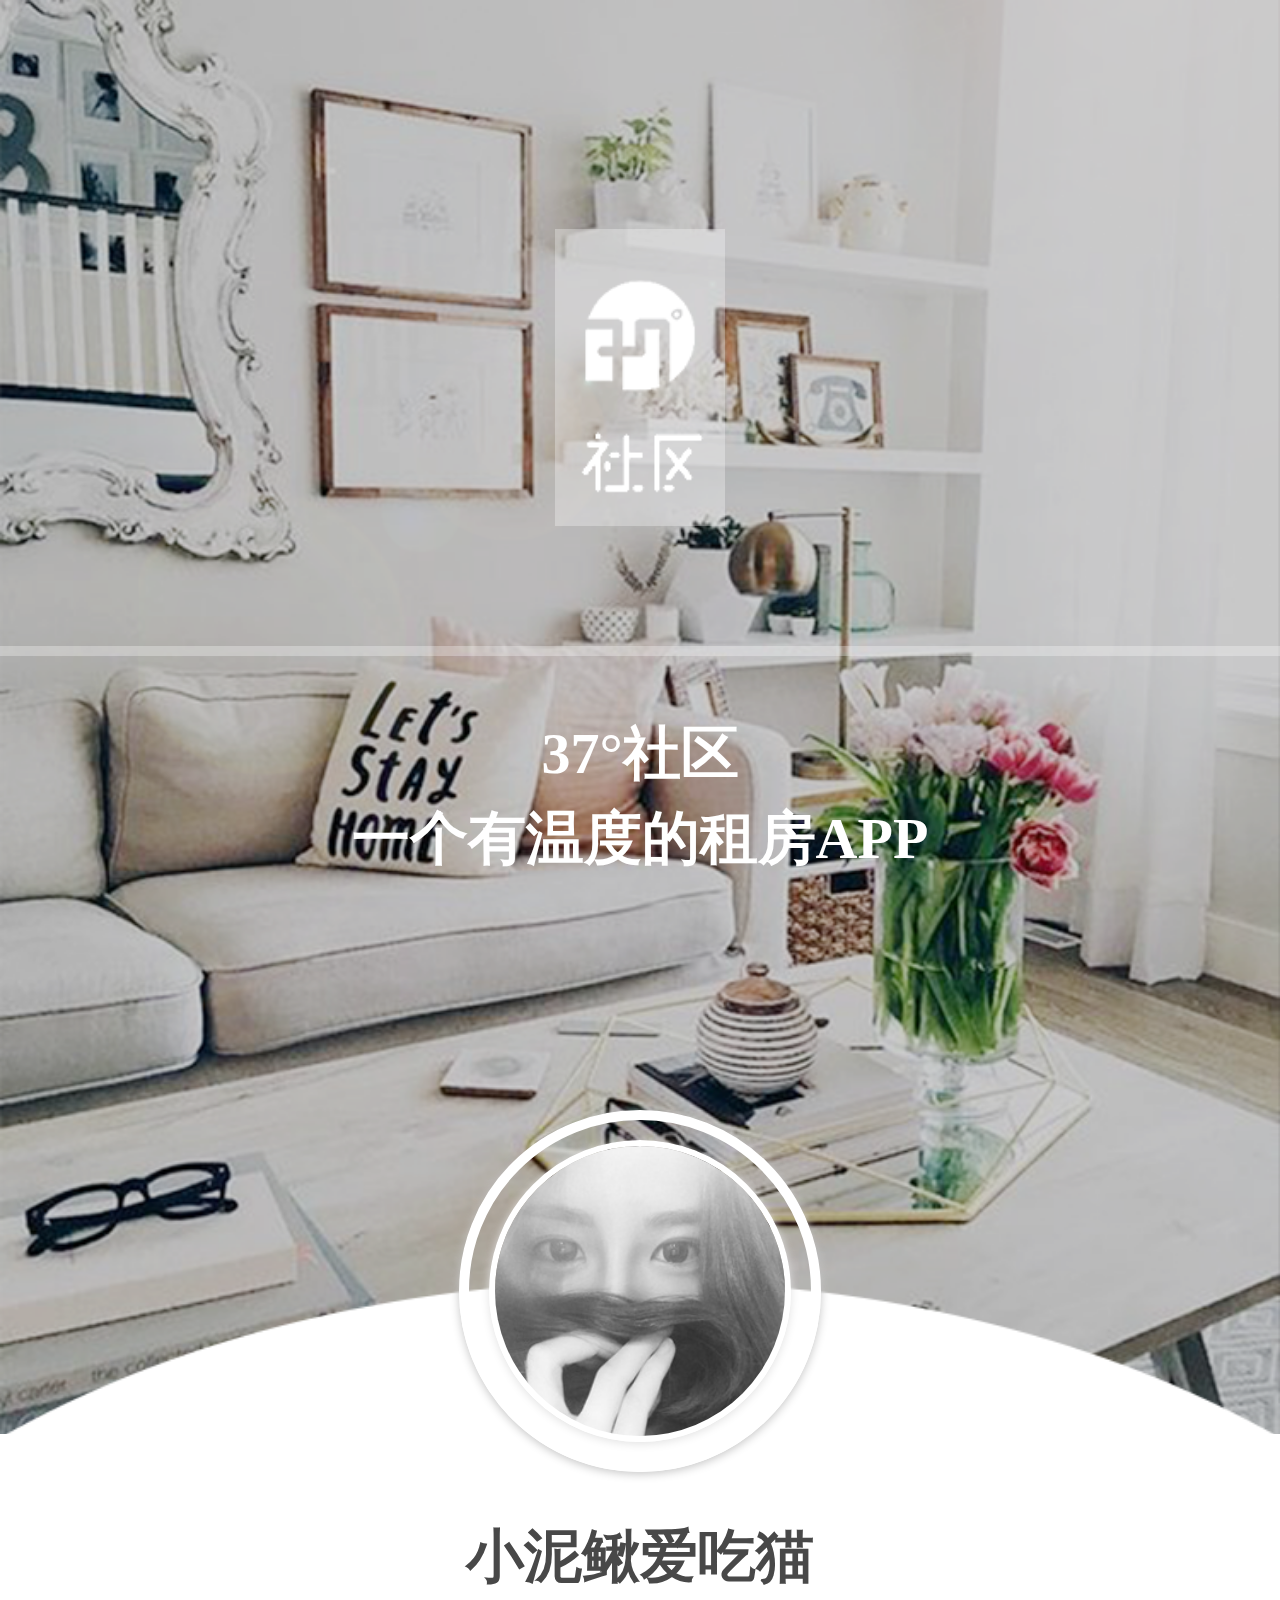
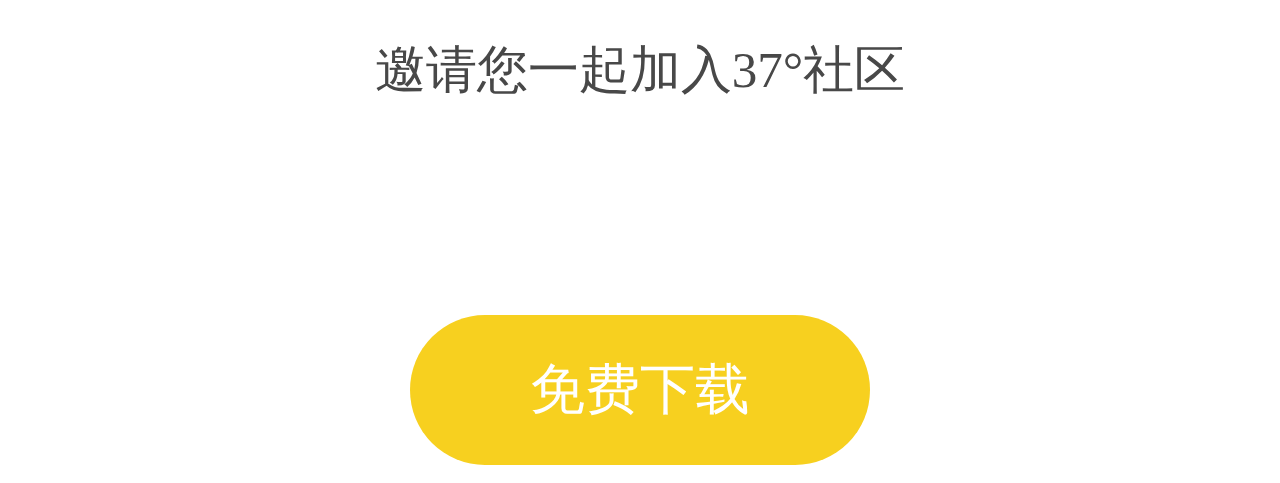
<file: index.html>
<!DOCTYPE html>
<html lang="en">

<head>
    <meta charset="UTF-8">
    <meta name="viewport" content="width=device-width,initial-scale=1,minimum-scale=1,maximum-scale=1,user-scalable=no" />
    <link href="css/reset.css" rel="stylesheet" type="text/css" />
    <link href="css/index.css" rel="stylesheet" type="text/css" />
    <title>下载37°社区</title>
    <div></div>
    <style>
    </style>
    <script>
        (function (doc, win) {
            var docEl = doc.documentElement,
                resizeEvt = 'orientationchange' in window ? 'orientationchange' : 'resize',
                recalc = function () {
                    var clientWidth = docEl.clientWidth;
                    console.log(clientWidth)
                    if (!clientWidth) return;
                    docEl.style.fontSize = 50 * (clientWidth / 375) + 'px';
                };
            if (!doc.addEventListener) return;
            win.addEventListener(resizeEvt, recalc, false);
            doc.addEventListener('DOMContentLoaded', recalc, false);
        })(document, window);
    </script>
</head>

<body>

    <div class="index-box">
        <div class="opcity-box">
            <div class="logo-wrapper">
                <img src="imges/logo.png" alt="">
            </div>
            <div class="title-wrapper">
                <p class="title-languger">37°社区</p>
                <p class="title-languger">一个有温度的租房APP</p>
            </div>
            <div class="titleimage-wrapper">

                <div class="waper-box">
                    <div class="image-wrapper">
                        <img src="imges/name.png"   />
                    </div>
                </div>

                <div class="name-wrapper">
                    <p class="username">小泥鳅爱吃猫</p>
                    <p class="placetext">邀请您一起加入37°社区</p>
                </div>
                <div class="btn-wrapper">
                        <button class="down-btn">免费下载</button>
                    </div>
        
            </div>
            
        </div>
    </div>

</body>
<style>
</style>

</html>
</file>
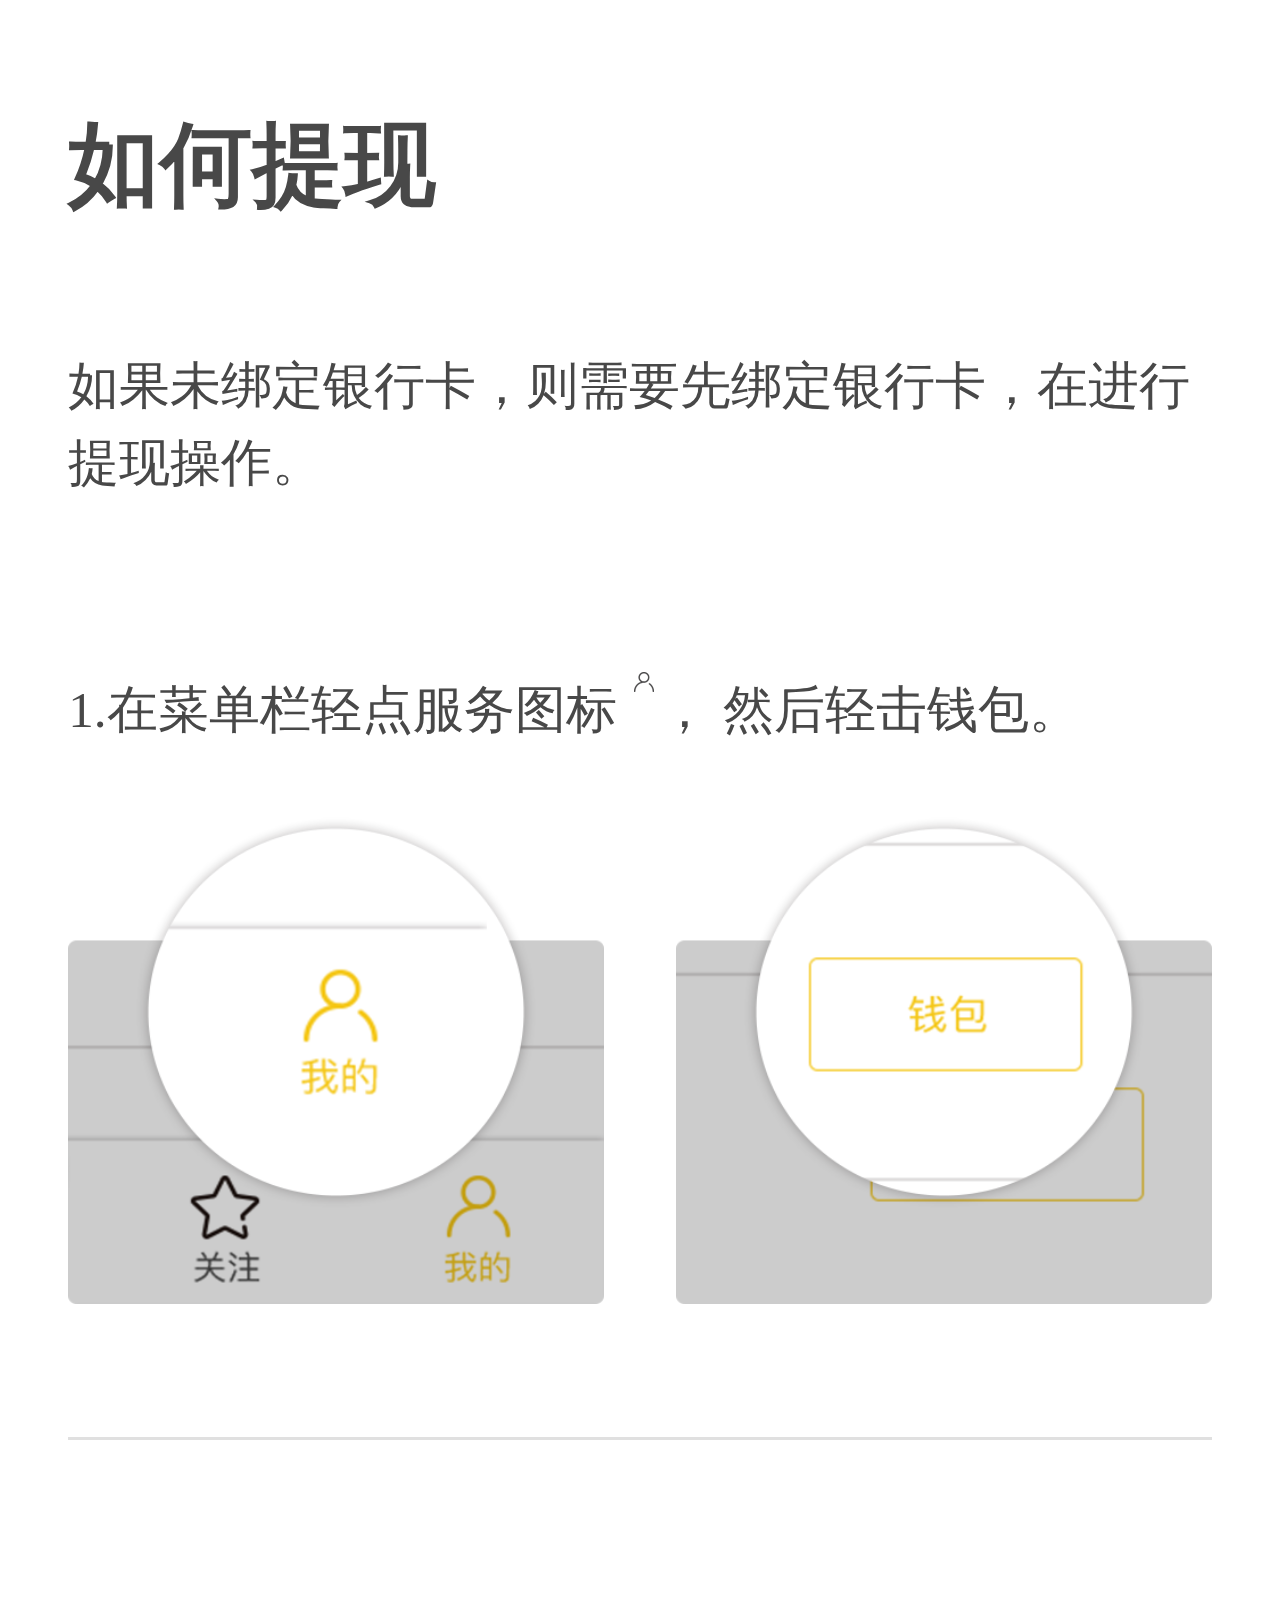
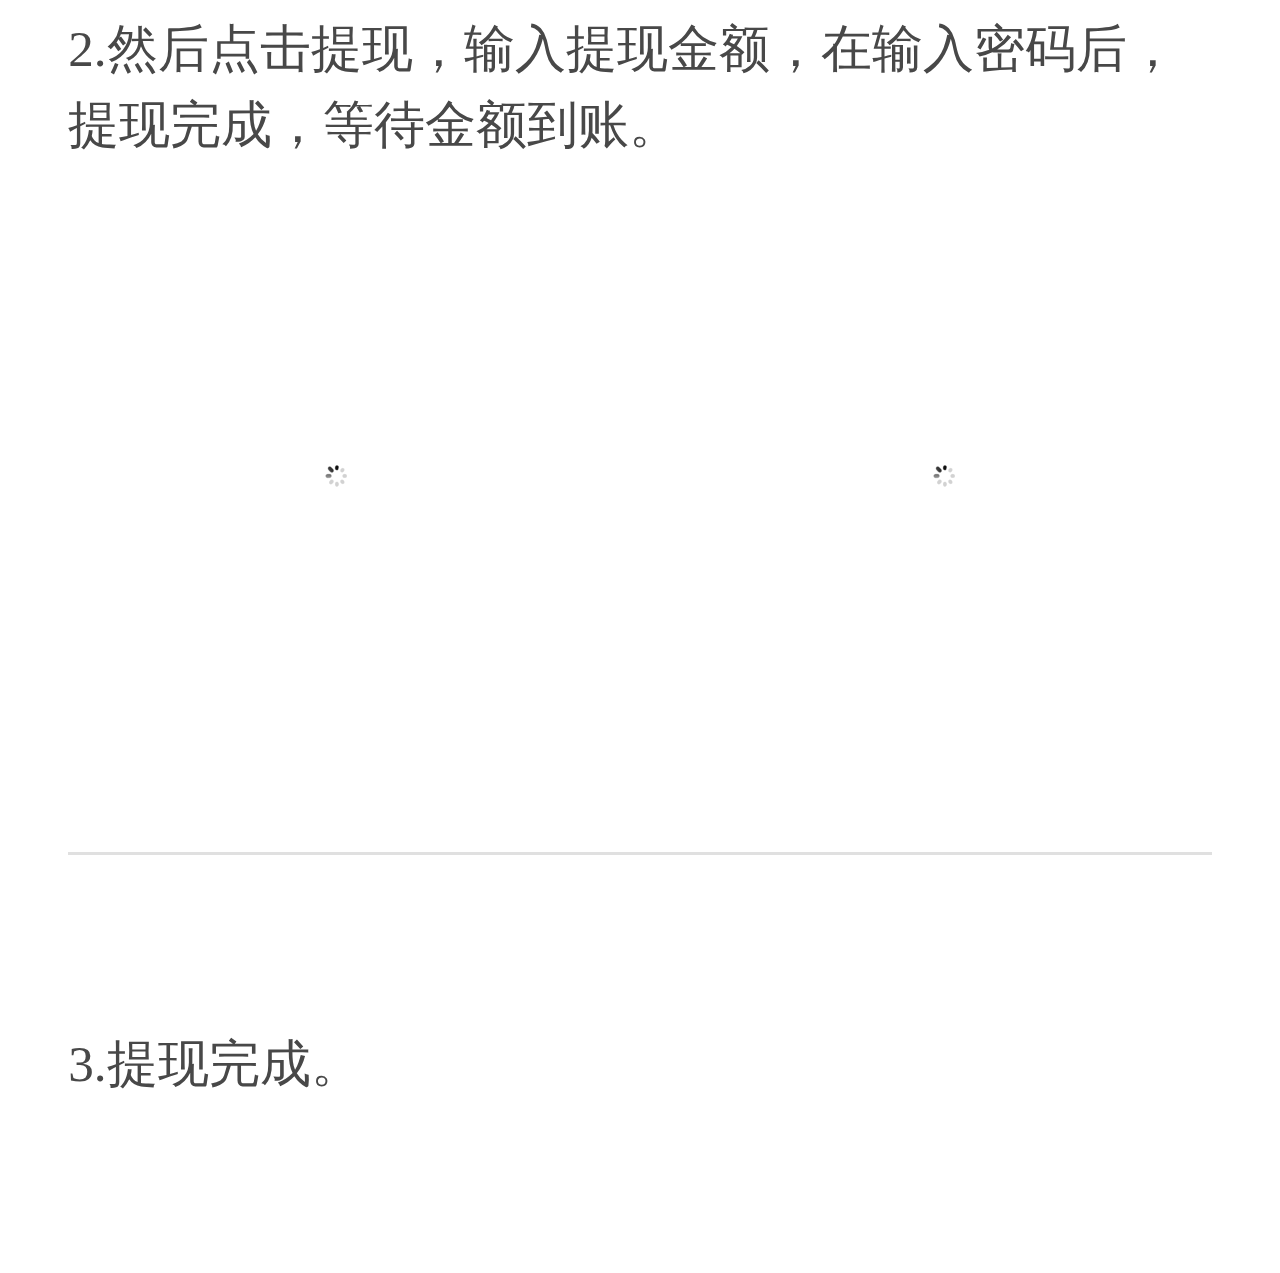
<file: help-putforward.html>
<!DOCTYPE html>
<html lang="en">

<head>
    <meta charset="UTF-8">
    <meta name="viewport" content="width=device-width,initial-scale=1,minimum-scale=1,maximum-scale=1,user-scalable=no" />
    <meta http-equiv="X-UA-Compatible" content="ie=edge">
    <link href="css/reset.css" rel="stylesheet" type="text/css" />
    <link href="css/help.css" rel="stylesheet" type="text/css" />
    <script src="js/echo.min.js"></script>
    <script src="js/fontsize.js"></script>
    <title>帮助-提现</title>
</head>

<body>
    <div class="container">
        <div class="title-wrapper">
            <p class="info-title">如何提现</p>
            <p class="info-content">如果未绑定银行卡，则需要先绑定银行卡，在进行提现操作。</p>
        </div>
        <div class="user-item">
            <p>1.在菜单栏轻点服务图标
                <img data-echo="imges/help/my.png" style="vertical-align: top;margin: 0 5px;" width="20" height="20" />， 然后轻击钱包。
            </p>
            <div class="item-images">
                <img data-echo="imges/help/putforward/1.1.png" class="lazy" src="imges/blank.gif" />
                <img data-echo="imges/help/putforward/1.2.png" class="lazy" src="imges/blank.gif" />
            </div>
        </div>
        <div class="user-item">
            <p>2.然后点击提现，输入提现金额，在输入密码后，提现完成，等待金额到账。</p>
            <div class="item-images">
                <img data-echo="imges/help/putforward/2.1.png" class="lazy" src="imges/blank.gif" />
                <img data-echo="imges/help/putforward/2.2.png" class="lazy" src="imges/blank.gif" />
            </div>
        </div>
        <div class="user-item">
            <p>3.提现完成。</p>
        </div>
    </div>
    <script>
            Echo.init({
            offset: 0,//离可视区域多少像素的图片可以被加载
            throttle: 0 //图片延时多少毫秒加载
        }); 
        </script>
</body>

</html>
</file>
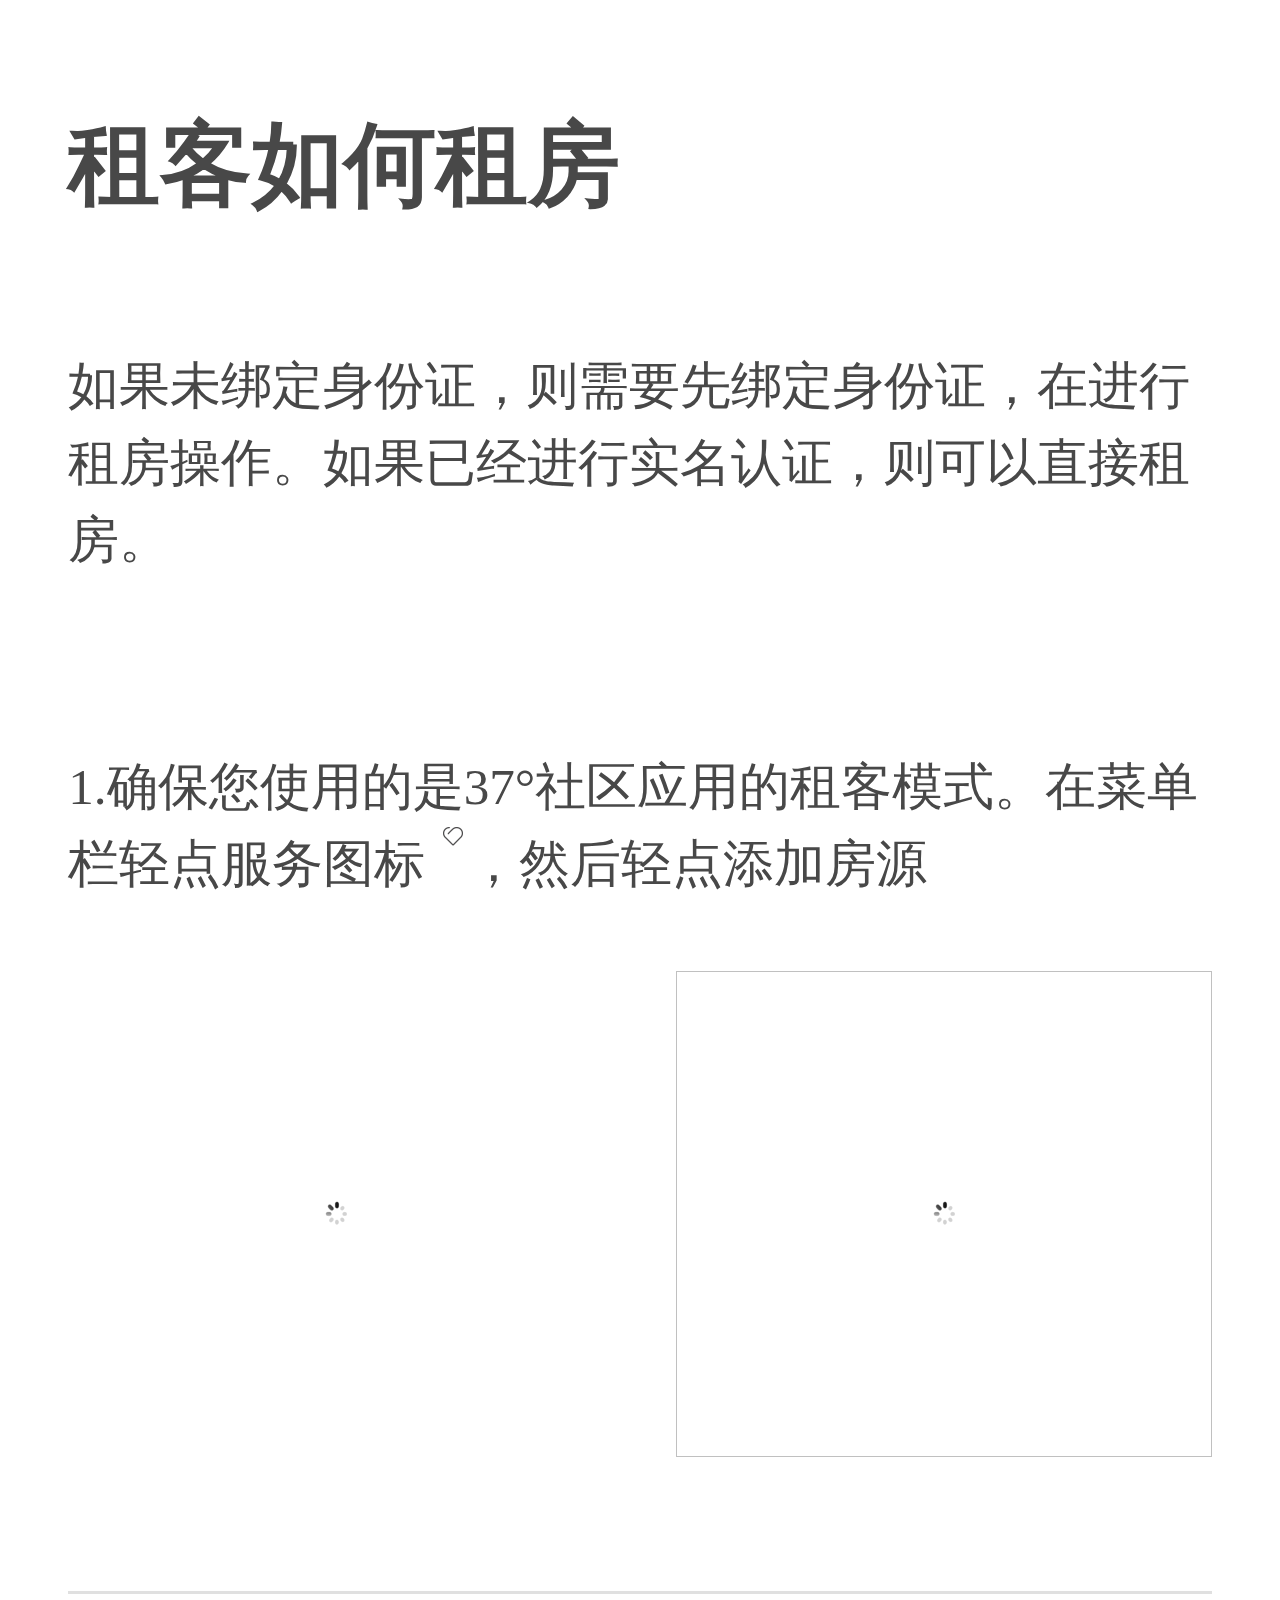
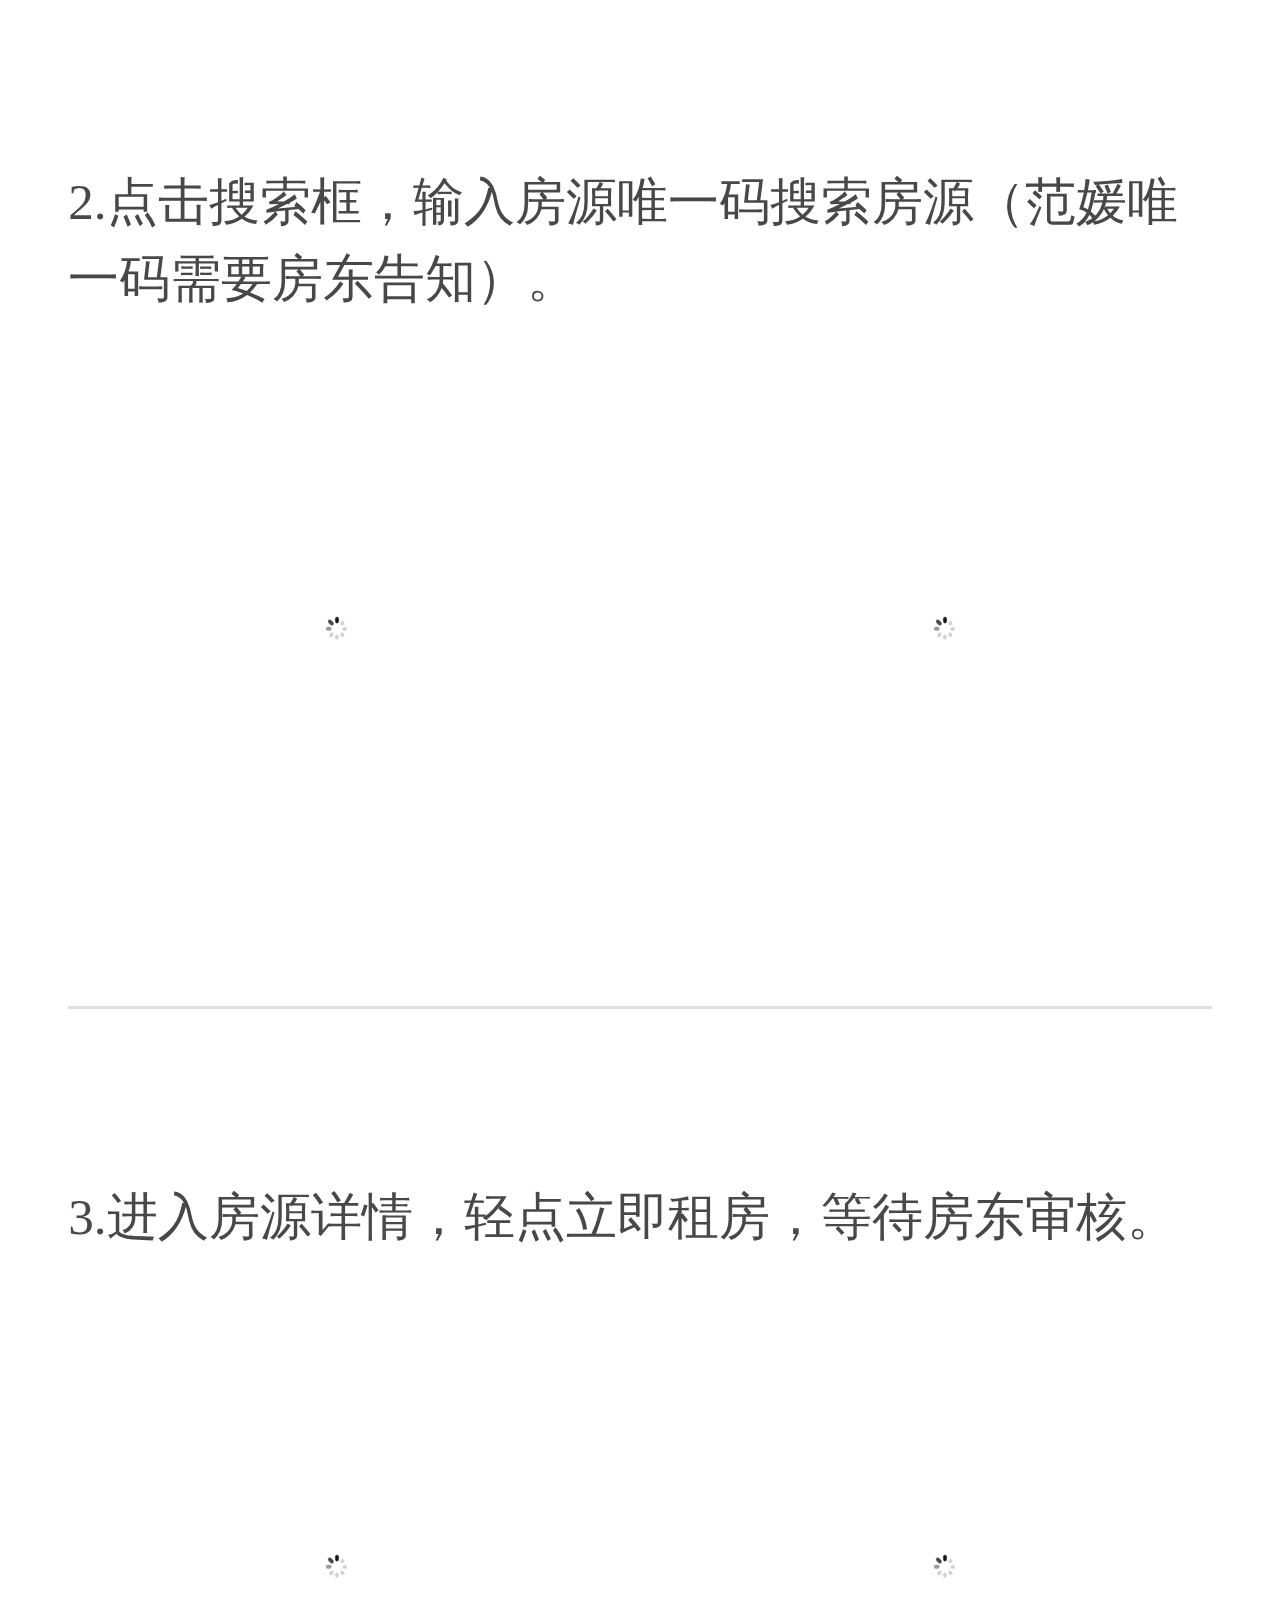
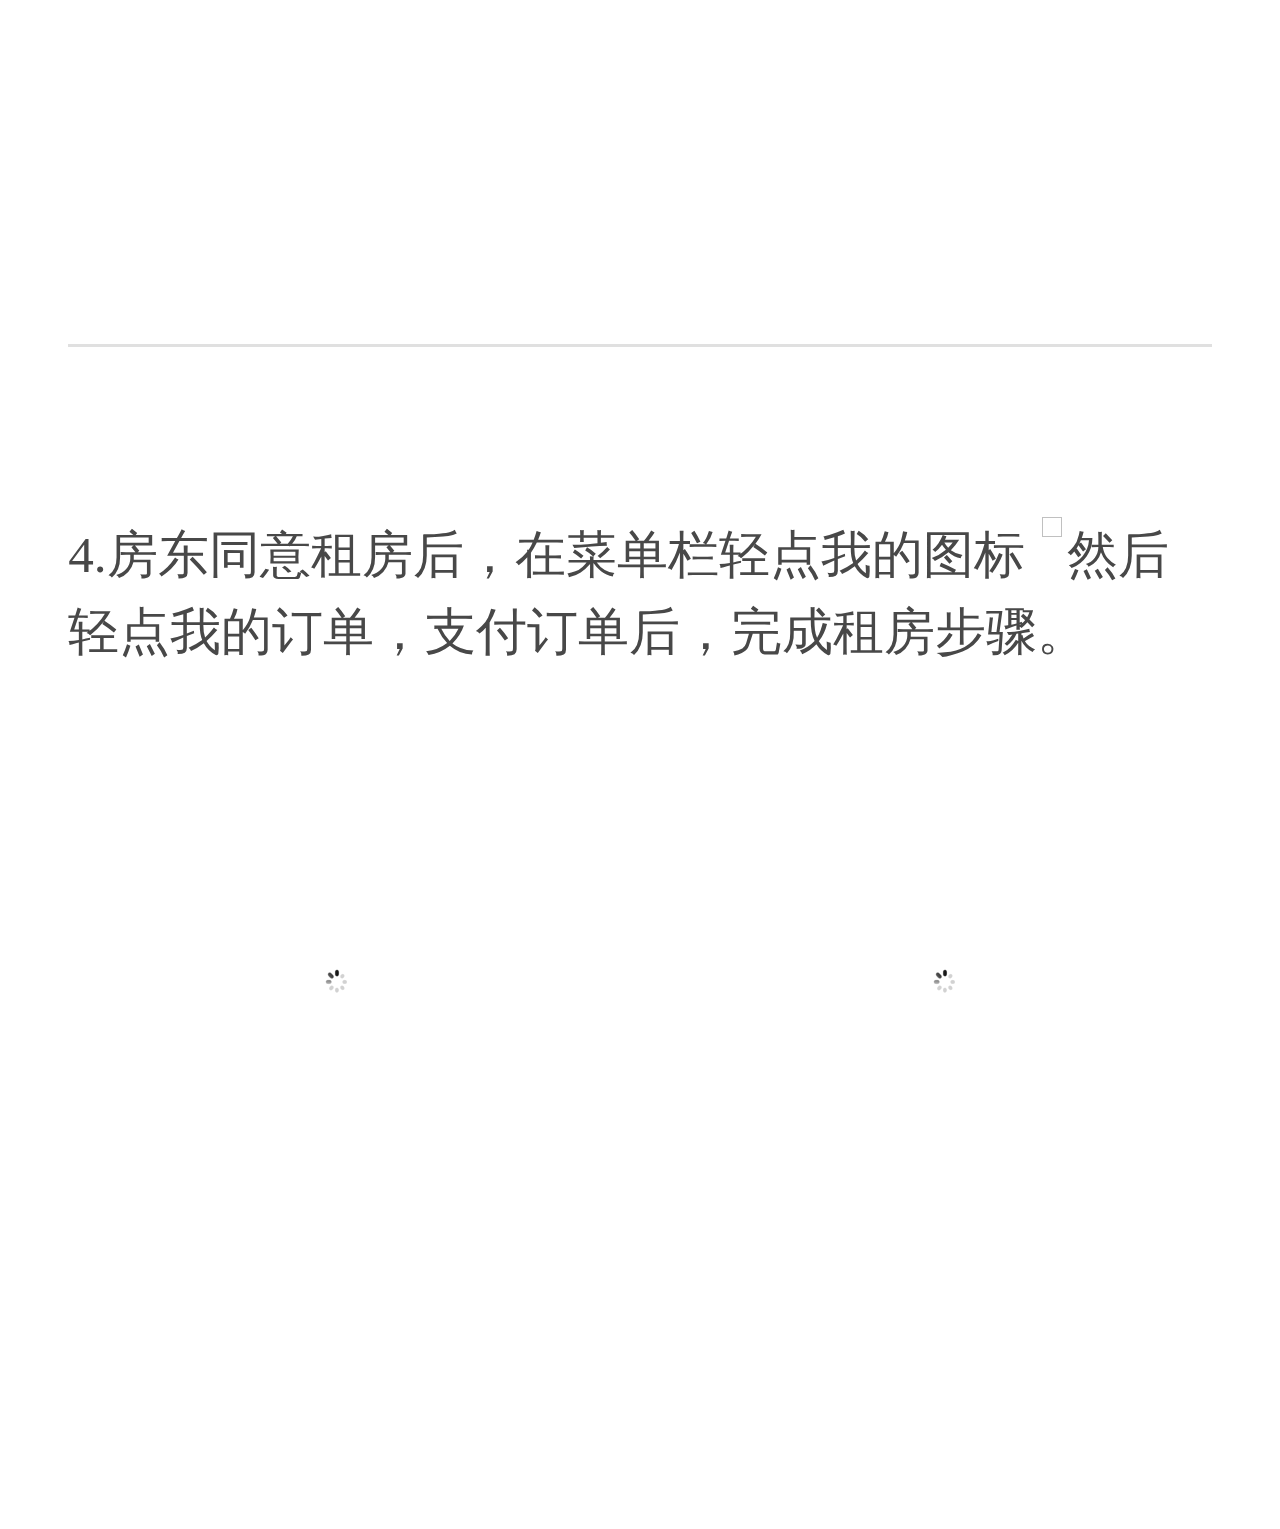
<file: help-renting.html>
<!DOCTYPE html>
<html lang="en">

<head>
    <meta charset="UTF-8">
    <meta name="viewport" content="width=device-width,initial-scale=1,minimum-scale=1,maximum-scale=1,user-scalable=no" />
    <meta http-equiv="X-UA-Compatible" content="ie=edge">
    <link href="css/reset.css" rel="stylesheet" type="text/css" />
    <link href="css/help.css" rel="stylesheet" type="text/css" />
    <script src="js/echo.min.js"></script>
    <script src="js/fontsize.js"></script>
    <title>帮助-如何租房</title>
</head>

<body>
    <div class="container">
        <div class="title-wrapper">
            <p class="info-title">租客如何租房</p>
            <p class="info-content">如果未绑定身份证，则需要先绑定身份证，在进行租房操作。如果已经进行实名认证，则可以直接租房。</p>
        </div>
        <div class="user-item">
            <p>1.确保您使用的是37°社区应用的租客模式。在菜单栏轻点服务图标
                <img data-echo="imges/help/fuwu.png" style="vertical-align: top;margin: 0 5px;" width="20"
                    height="20" />，然后轻点添加房源</p>
            <div class="item-images">
                <img data-echo="imges/help/renting/1.1.png" class="lazy" src="imges/blank.gif" />
                <img data-echo="imges/help/renting/1.2.png">
            </div>
        </div>
        <div class="user-item">
            <p>2.点击搜索框，输入房源唯一码搜索房源（范媛唯一码需要房东告知）。</p>
            <div class="item-images">
                <img data-echo="imges/help/renting/2.1.png" class="lazy" src="imges/blank.gif" />
                <img data-echo="imges/help/renting/2.2.png" class="lazy" src="imges/blank.gif" />
            </div>
        </div>
        <div class="user-item">
            <p>3.进入房源详情，轻点立即租房，等待房东审核。</p>
            <div class="item-images">
                <img data-echo="imges/help/renting/3.1.png" class="lazy" src="imges/blank.gif" />
                <img data-echo="imges/help/renting/3.2.png" class="lazy" src="imges/blank.gif" />
            </div>
        </div>
        <div class="user-item">
            <p>4.房东同意租房后，在菜单栏轻点我的图标
                <img data-echo="imges/help/my.png" style="vertical-align: top;margin: 0 5px;" width="20" height="20"
                />然后轻点我的订单，支付订单后，完成租房步骤。</p>
            <div class="item-images" style="border-bottom: 0;">
                <img data-echo="imges/help/renting/4.1.png" class="lazy" src="imges/blank.gif" />
                <img data-echo="imges/help/renting/4.2.png" class="lazy" src="imges/blank.gif" />
            </div>
        </div>

    </div>
    <script>
            Echo.init({
            offset: 0,//离可视区域多少像素的图片可以被加载
            throttle: 0 //图片延时多少毫秒加载
        }); 
        </script>
</body>

</html>
</file>
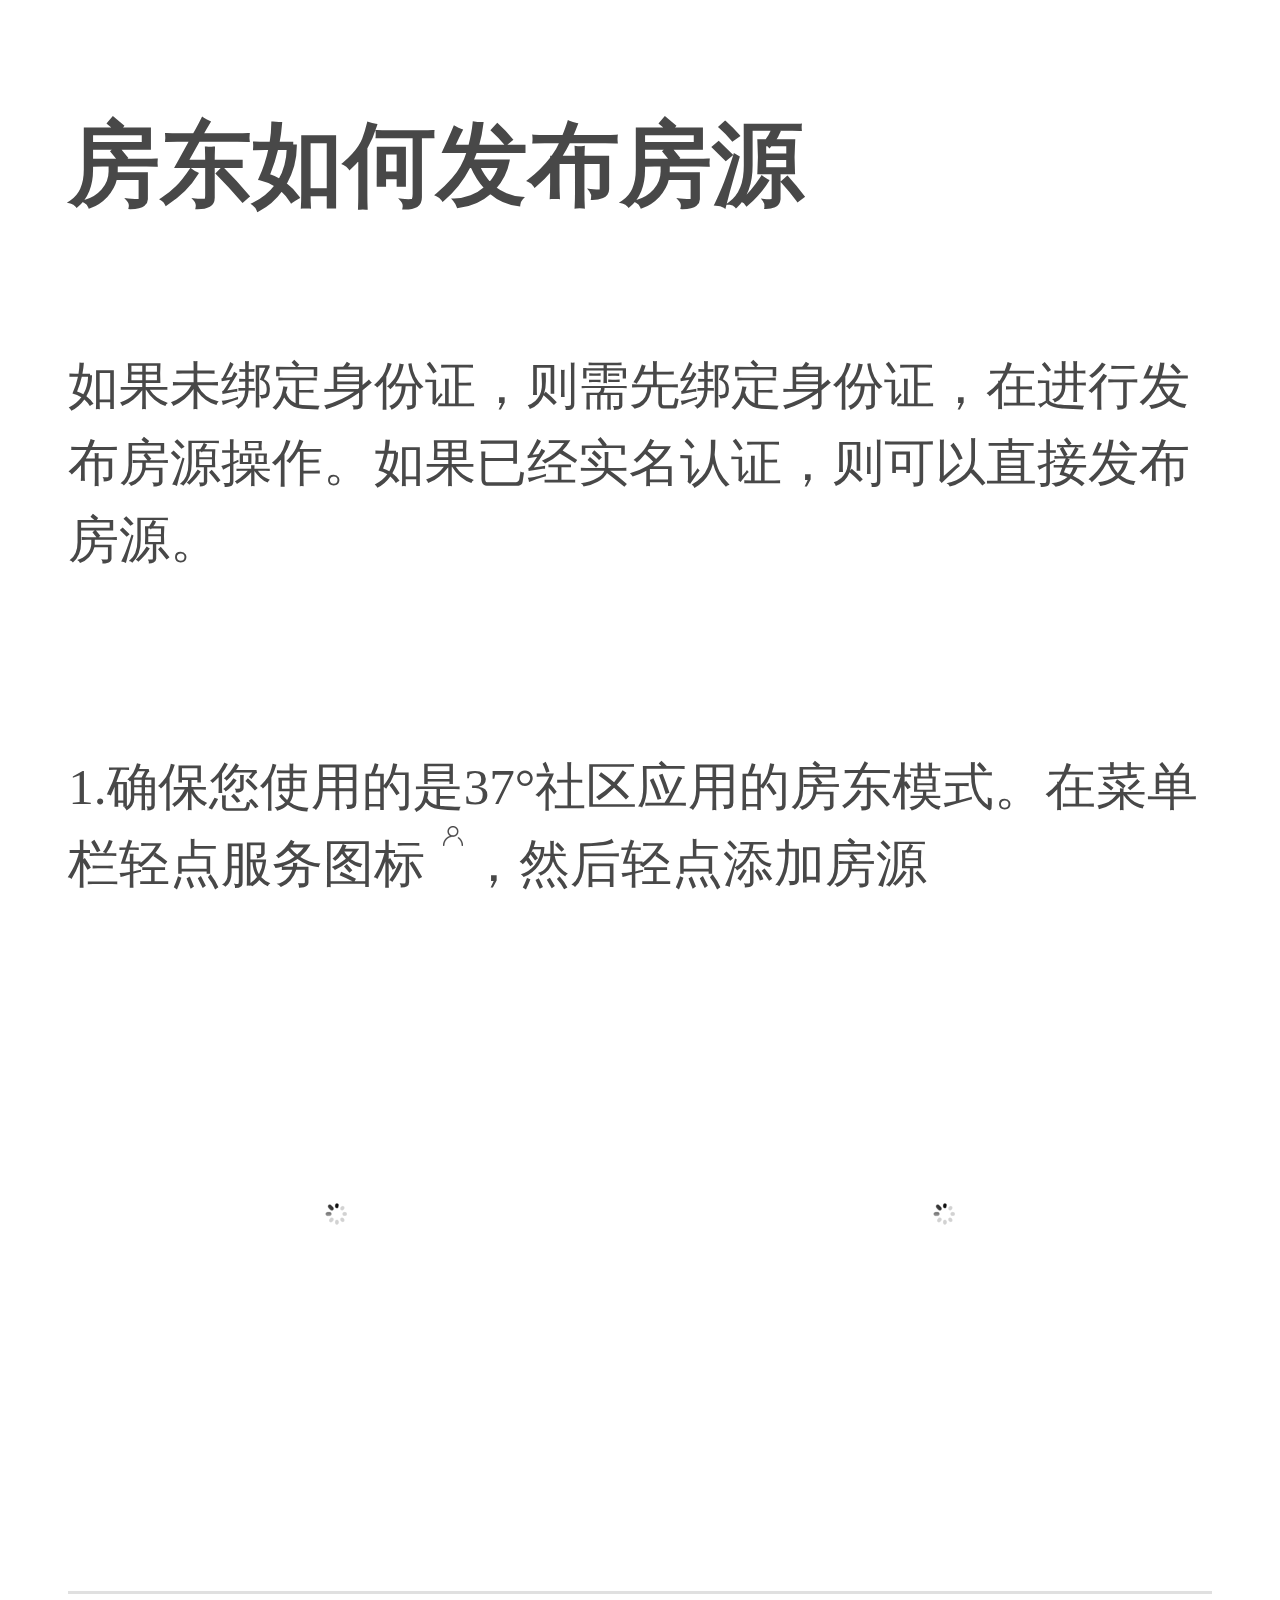
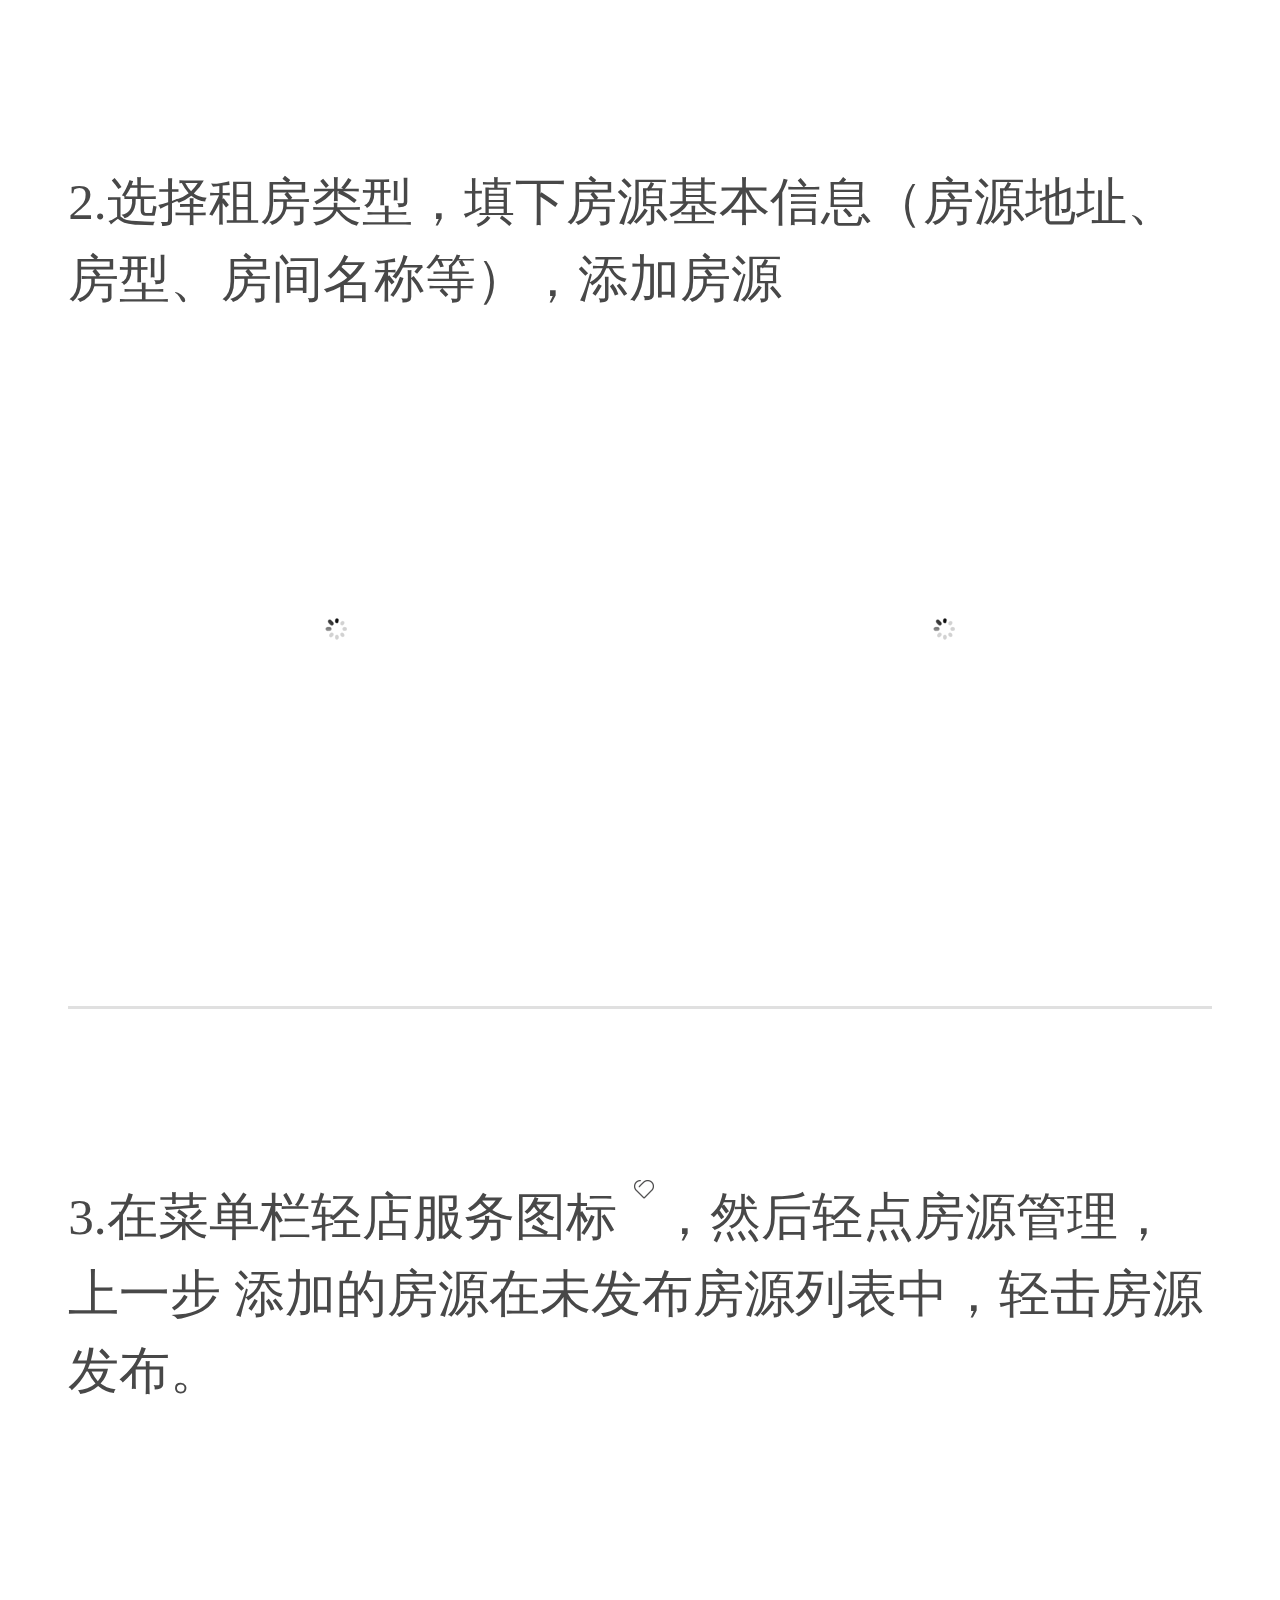
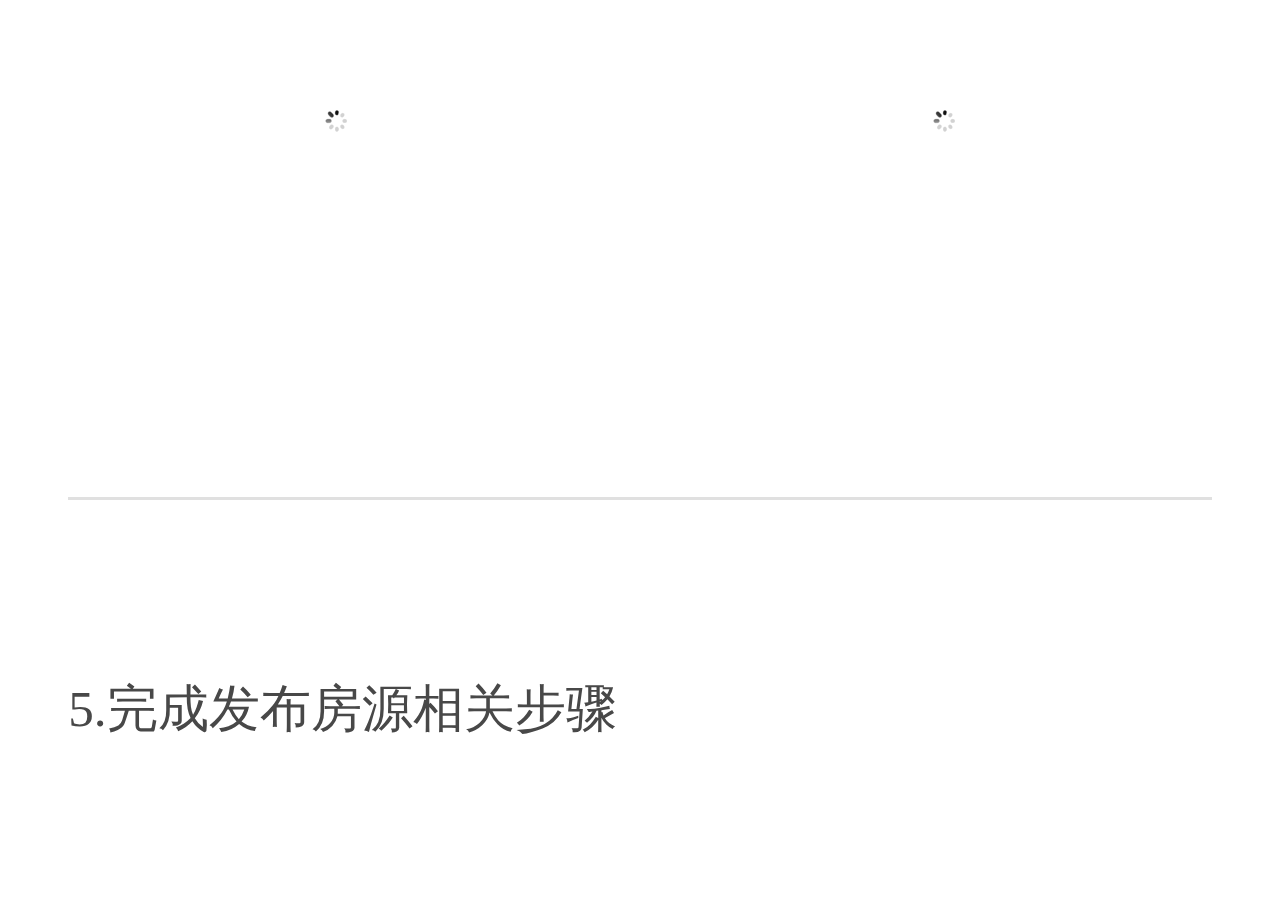
<file: help-resources.html>
<!DOCTYPE html>
<html lang="en">

<head>
    <meta charset="UTF-8">
    <meta name="viewport" content="width=device-width,initial-scale=1,minimum-scale=1,maximum-scale=1,user-scalable=no" />
    <meta http-equiv="X-UA-Compatible" content="ie=edge">
    <link href="css/reset.css" rel="stylesheet" type="text/css" />
    <link href="css/help.css" rel="stylesheet" type="text/css" />
    <script src="js/echo.min.js"></script>
    <script src="js/fontsize.js"></script>
    <title>帮助-发布房源</title>
</head>

<body>
    <div class="container">
        <div class="title-wrapper">
            <p class="info-title">房东如何发布房源</p>
            <p class="info-content">如果未绑定身份证，则需先绑定身份证，在进行发布房源操作。如果已经实名认证，则可以直接发布房源。</p>
        </div>
        <div class="user-item">
            <p>1.确保您使用的是37°社区应用的房东模式。在菜单栏轻点服务图标
                <img src="imges/help/my.png" style="vertical-align: top;margin: 0 5px;" width="20" height="20" />，然后轻点添加房源</p>
            <div class="item-images">
                <img data-echo="imges/help/hoseresouse/1.1.png" class="lazy" src="imges/blank.gif" />
                <img data-echo="imges/help/hoseresouse/1.2.png" class="lazy" src="imges/blank.gif" />
            </div>
        </div>
        <div class="user-item">
            <p>2.选择租房类型，填下房源基本信息（房源地址、房型、房间名称等），添加房源</p>
            <div class="item-images">
                <img data-echo="imges/help/hoseresouse/2.1.png" class="lazy" src="imges/blank.gif" />
                <img data-echo="imges/help/hoseresouse/2.2.png" class="lazy" src="imges/blank.gif" />
            </div>
        </div>
        <div class="user-item">
            <p>3.在菜单栏轻店服务图标
                <img src="imges/help/fuwu.png" style="vertical-align: top;margin: 0 5px;" width="20" height="20" />，然后轻点房源管理，上一步 添加的房源在未发布房源列表中，轻击房源发布。
            </p>
            <div class="item-images">
                <img data-echo="imges/help/hoseresouse/3.1.png" class="lazy" src="imges/blank.gif" />
                <img data-echo="imges/help/hoseresouse/3.2.png" class="lazy" src="imges/blank.gif" />
            </div>
        </div>
        <div class="user-item">
            <p>5.完成发布房源相关步骤</p>
        </div>
    </div>
    
<script>
    Echo.init({
    offset: 0,//离可视区域多少像素的图片可以被加载
    throttle: 0 //图片延时多少毫秒加载
}); 
</script>
   
</body>

</html>
</file>
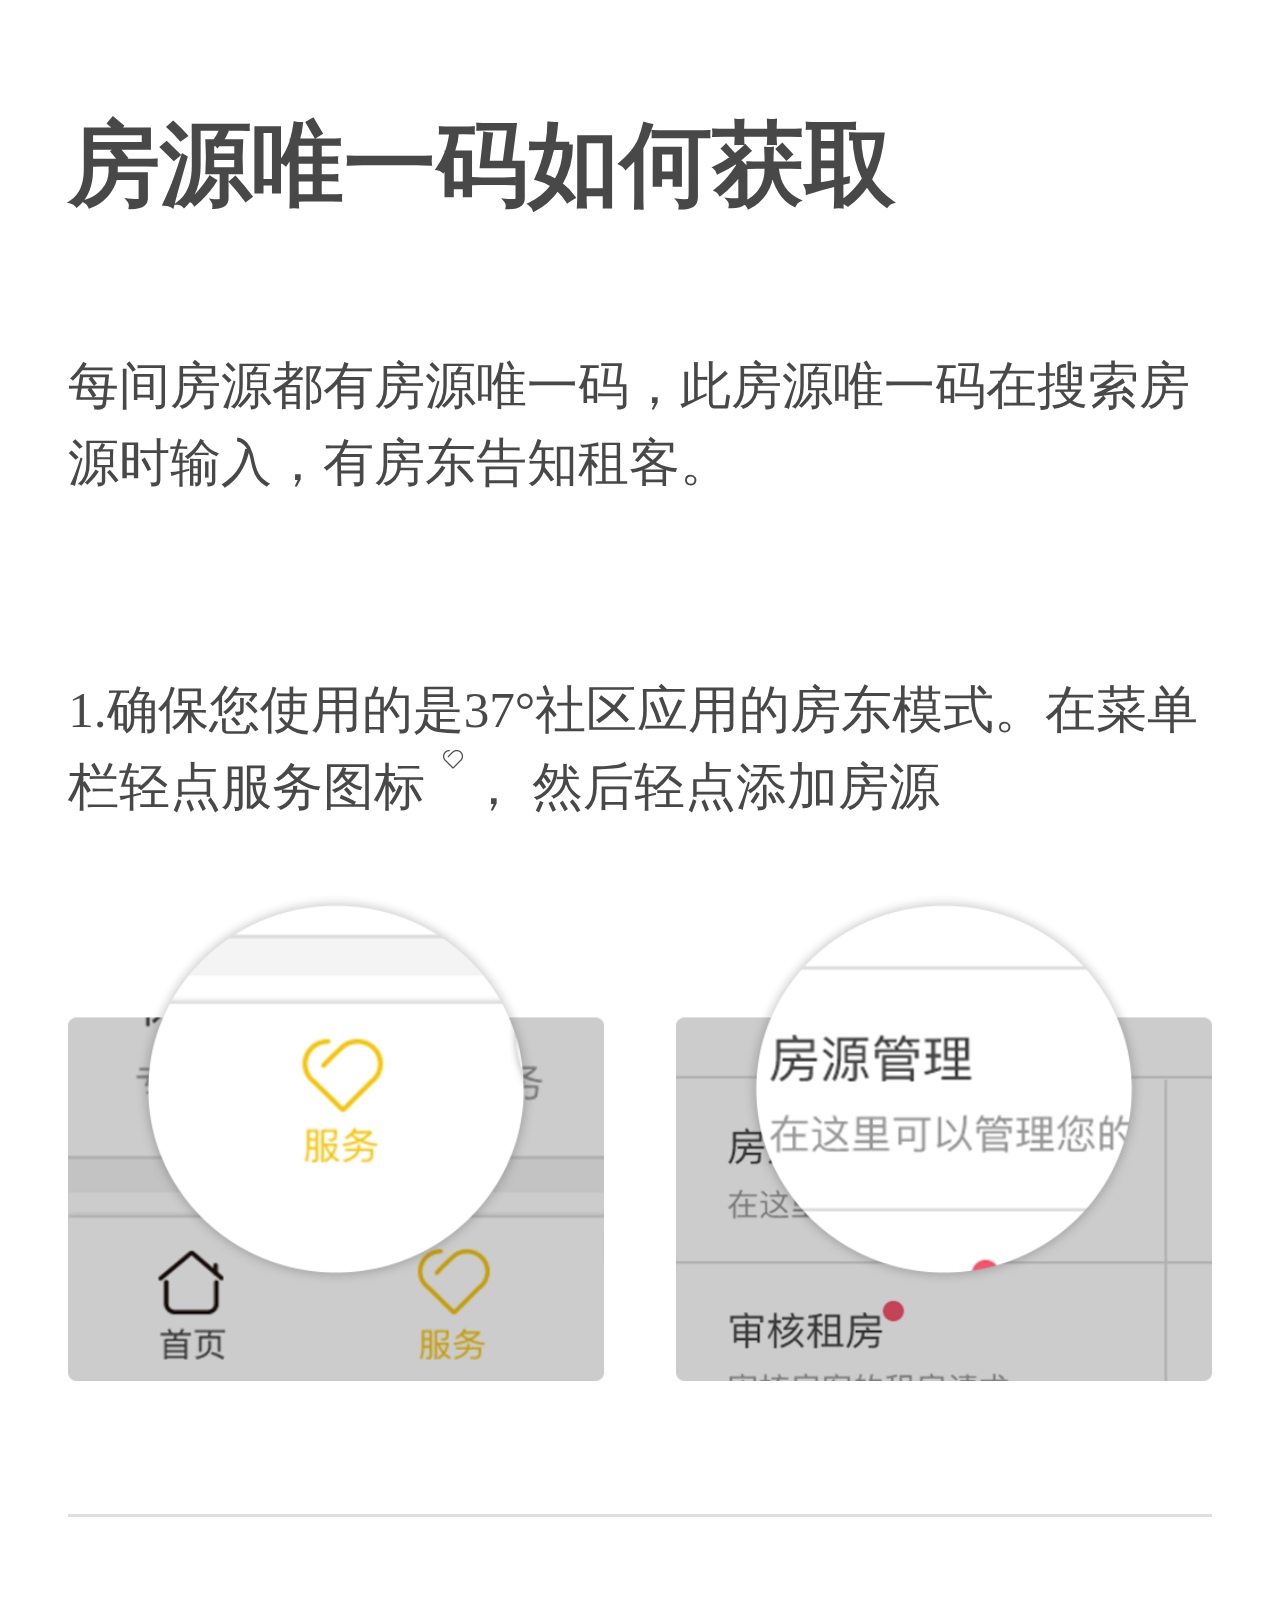
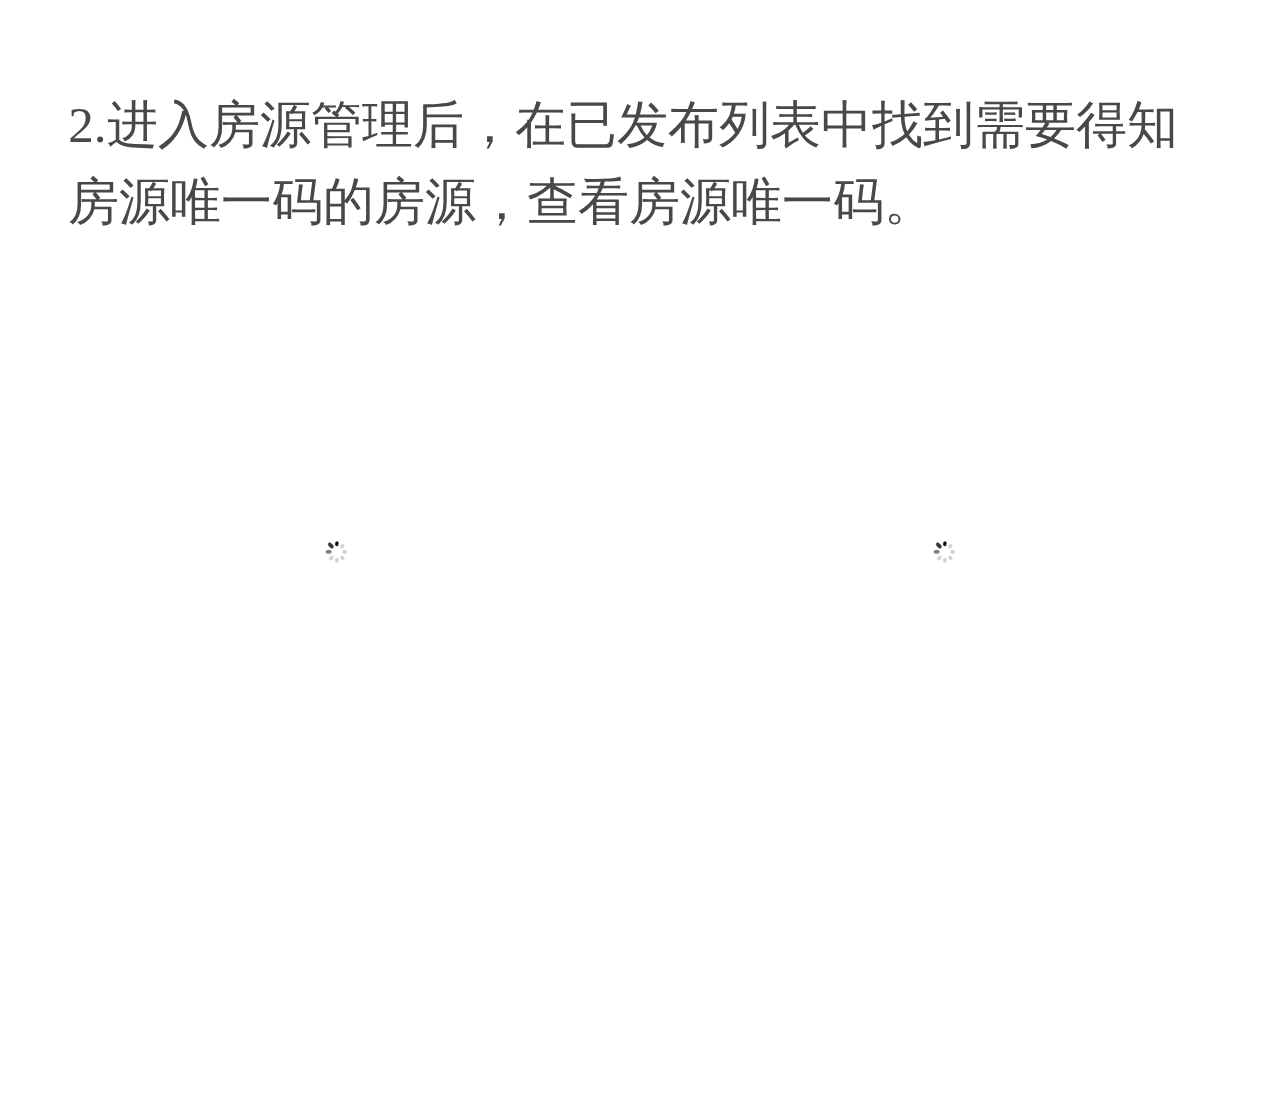
<file: help-uniquecode.html>
<!DOCTYPE html>
<html lang="en">

<head>
    <meta charset="UTF-8">
    <meta name="viewport" content="width=device-width,initial-scale=1,minimum-scale=1,maximum-scale=1,user-scalable=no" />
    <meta http-equiv="X-UA-Compatible" content="ie=edge">
    <link href="css/reset.css" rel="stylesheet" type="text/css" />
    <link href="css/help.css" rel="stylesheet" type="text/css" />
    <script src="js/echo.min.js"></script>
    <script src="js/fontsize.js"></script>
    <title>帮助-房东房源唯一码获取</title>
</head>

<body>
    <div class="container">
        <div class="title-wrapper">
            <p class="info-title">房源唯一码如何获取</p>
            <p class="info-content">每间房源都有房源唯一码，此房源唯一码在搜索房源时输入，有房东告知租客。</p>
        </div>
        <div class="user-item">
            <p>1.确保您使用的是37°社区应用的房东模式。在菜单栏轻点服务图标
                <img data-echo="imges/help/fuwu.png" style="vertical-align: top;margin: 0 5px;" width="20"
                    height="20" />， 然后轻点添加房源
            </p>
            <div class="item-images">
                <img data-echo="imges/help/onlycode/1.1.png" class="lazy" src="imges/blank.gif" />
                <img data-echo="imges/help/onlycode/1.2.png" class="lazy" src="imges/blank.gif" />
            </div>
        </div>
        <div class="user-item">
            <p>2.进入房源管理后，在已发布列表中找到需要得知房源唯一码的房源，查看房源唯一码。</p>
            <div class="item-images" style="border-bottom: 0;">
                <img data-echo="imges/help/onlycode/2.1.png" class="lazy" src="imges/blank.gif" />
                <img data-echo="imges/help/onlycode/2.2.png" class="lazy" src="imges/blank.gif" />
            </div>
        </div>
    </div>
</body>
<script>
        Echo.init({
        offset: 0,//离可视区域多少像素的图片可以被加载
        throttle: 0 //图片延时多少毫秒加载
    }); 
    </script>
</html>
</file>
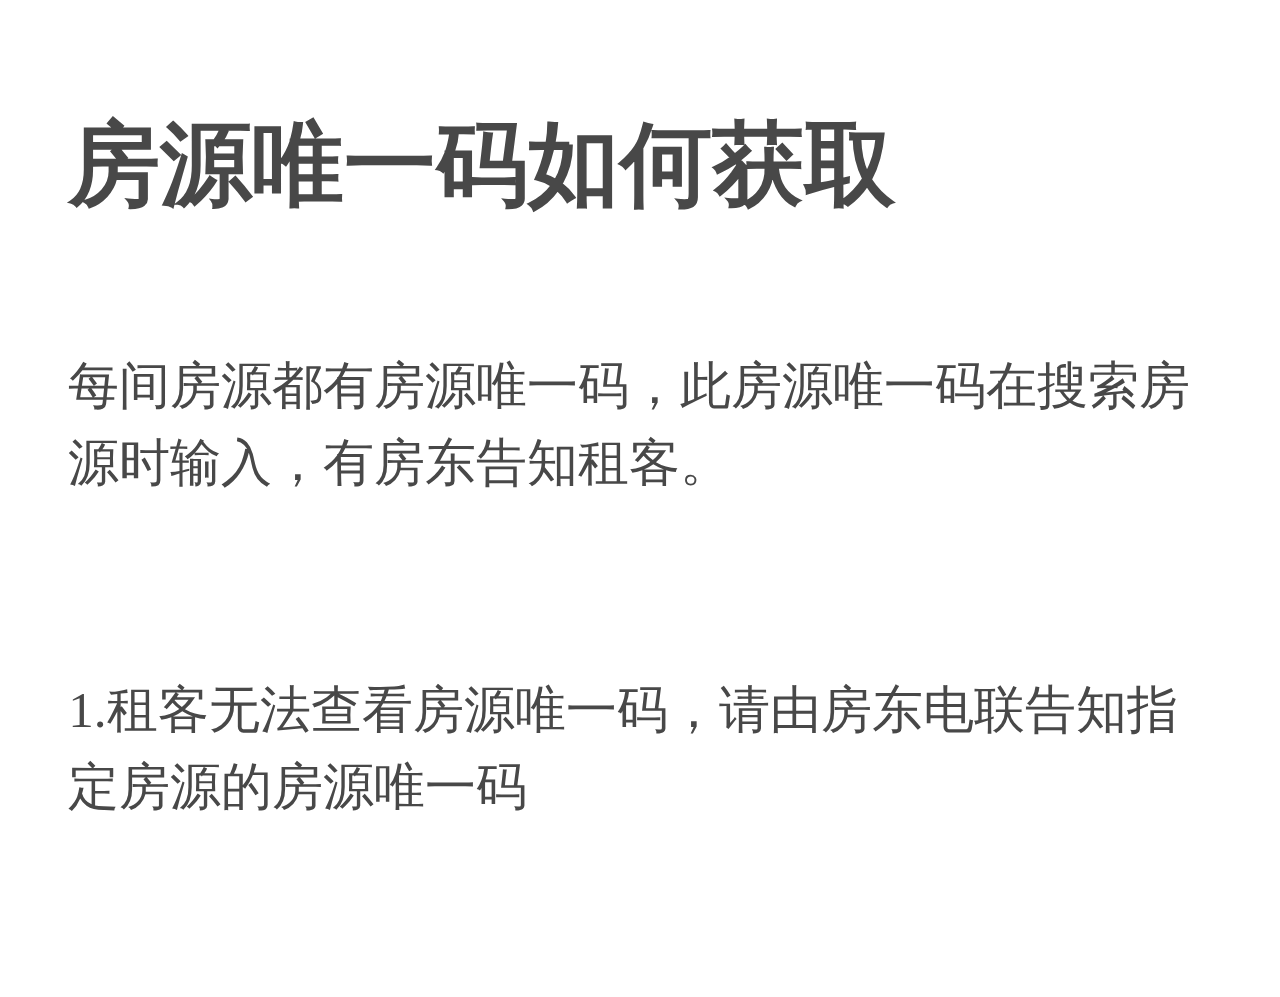
<file: help-useruniquecode.html>
<!DOCTYPE html>
<html lang="en">

<head>
    <meta charset="UTF-8">
    <meta name="viewport" content="width=device-width,initial-scale=1,minimum-scale=1,maximum-scale=1,user-scalable=no" />
    <meta http-equiv="X-UA-Compatible" content="ie=edge">
    <link href="css/reset.css" rel="stylesheet" type="text/css" />
    <link href="css/help.css" rel="stylesheet" type="text/css" />
    <script src="js/echo.min.js"></script>
    <script src="js/fontsize.js"></script>
    <title>帮助-租客房源唯一码获取</title>
</head>

<body>
    <div class="container">
        <div class="title-wrapper">
            <p class="info-title">房源唯一码如何获取</p>
            <p class="info-content">每间房源都有房源唯一码，此房源唯一码在搜索房源时输入，有房东告知租客。</p>
        </div>
        <div class="user-item">
            <p>1.租客无法查看房源唯一码，请由房东电联告知指定房源的房源唯一码</p>

        </div>

    </div>
</body>
<script>
        Echo.init({
        offset: 0,//离可视区域多少像素的图片可以被加载
        throttle: 0 //图片延时多少毫秒加载
    }); 
    </script>
</html>
</file>
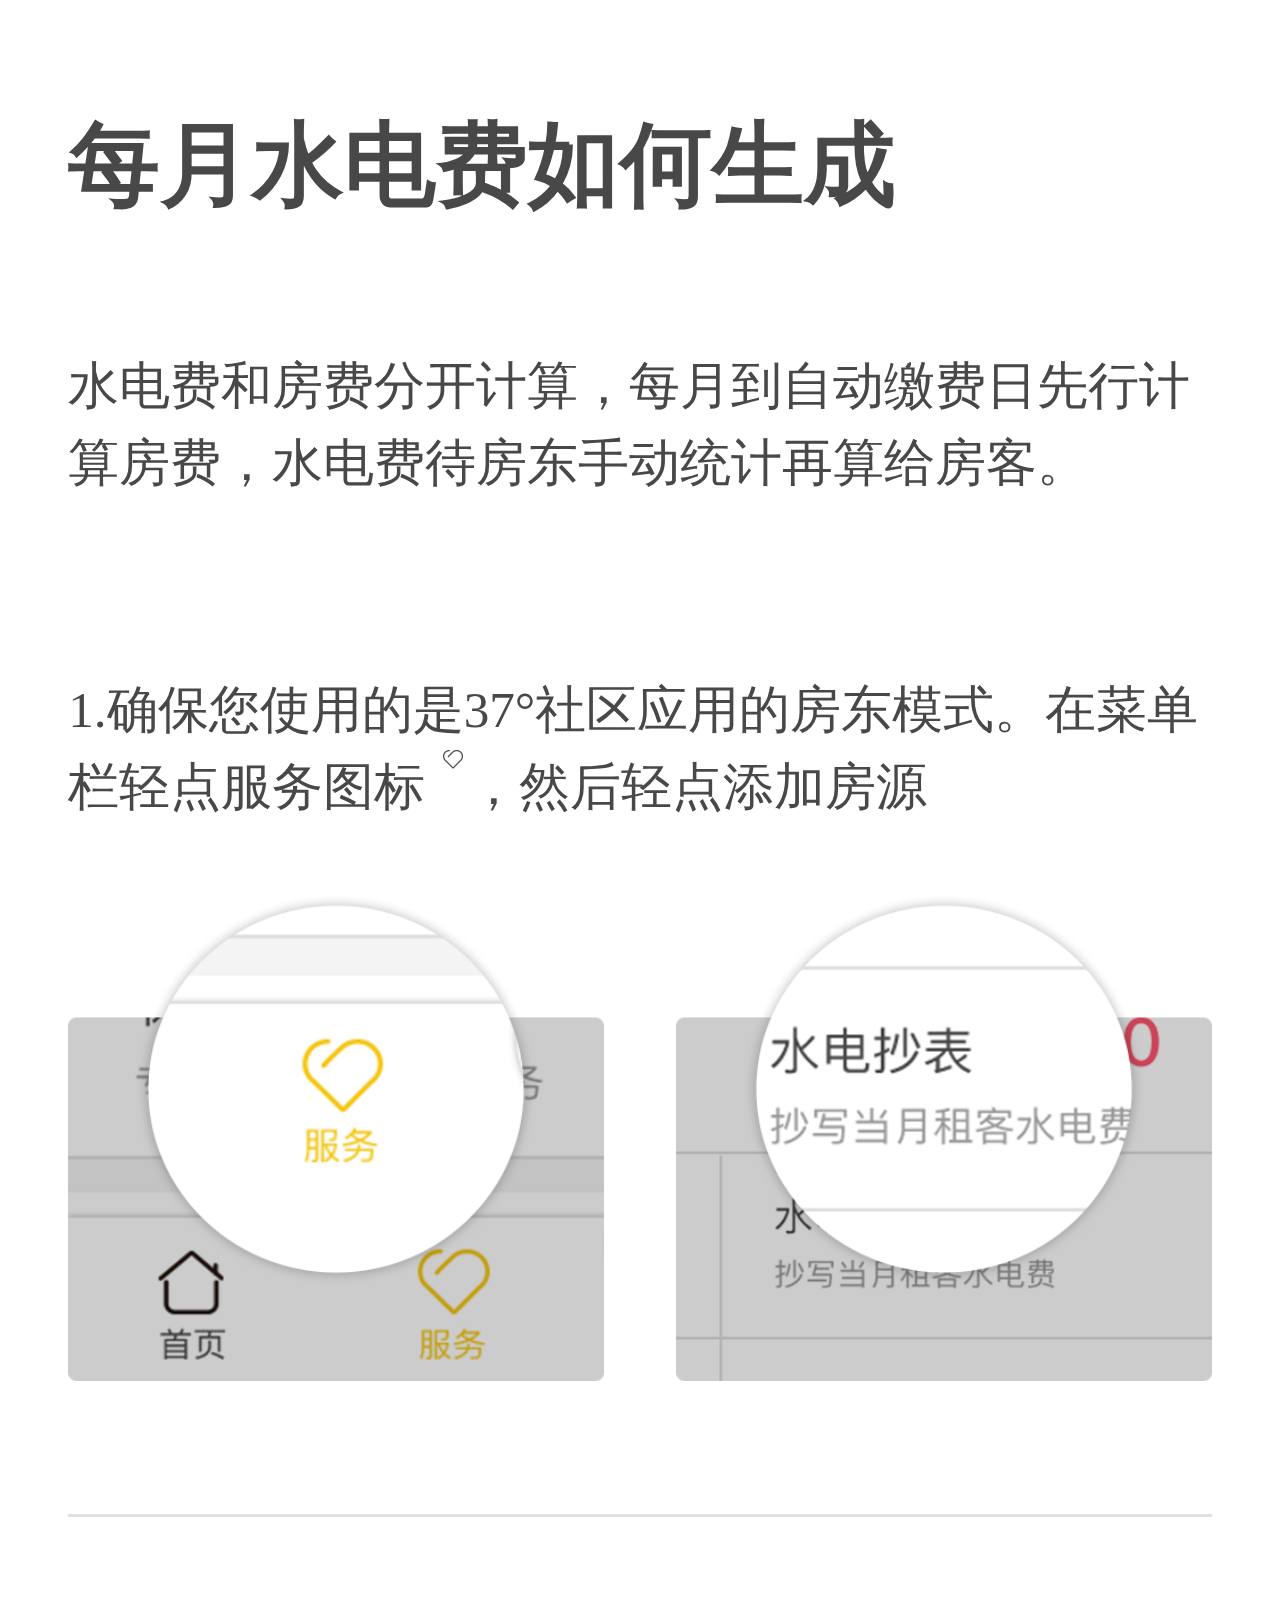
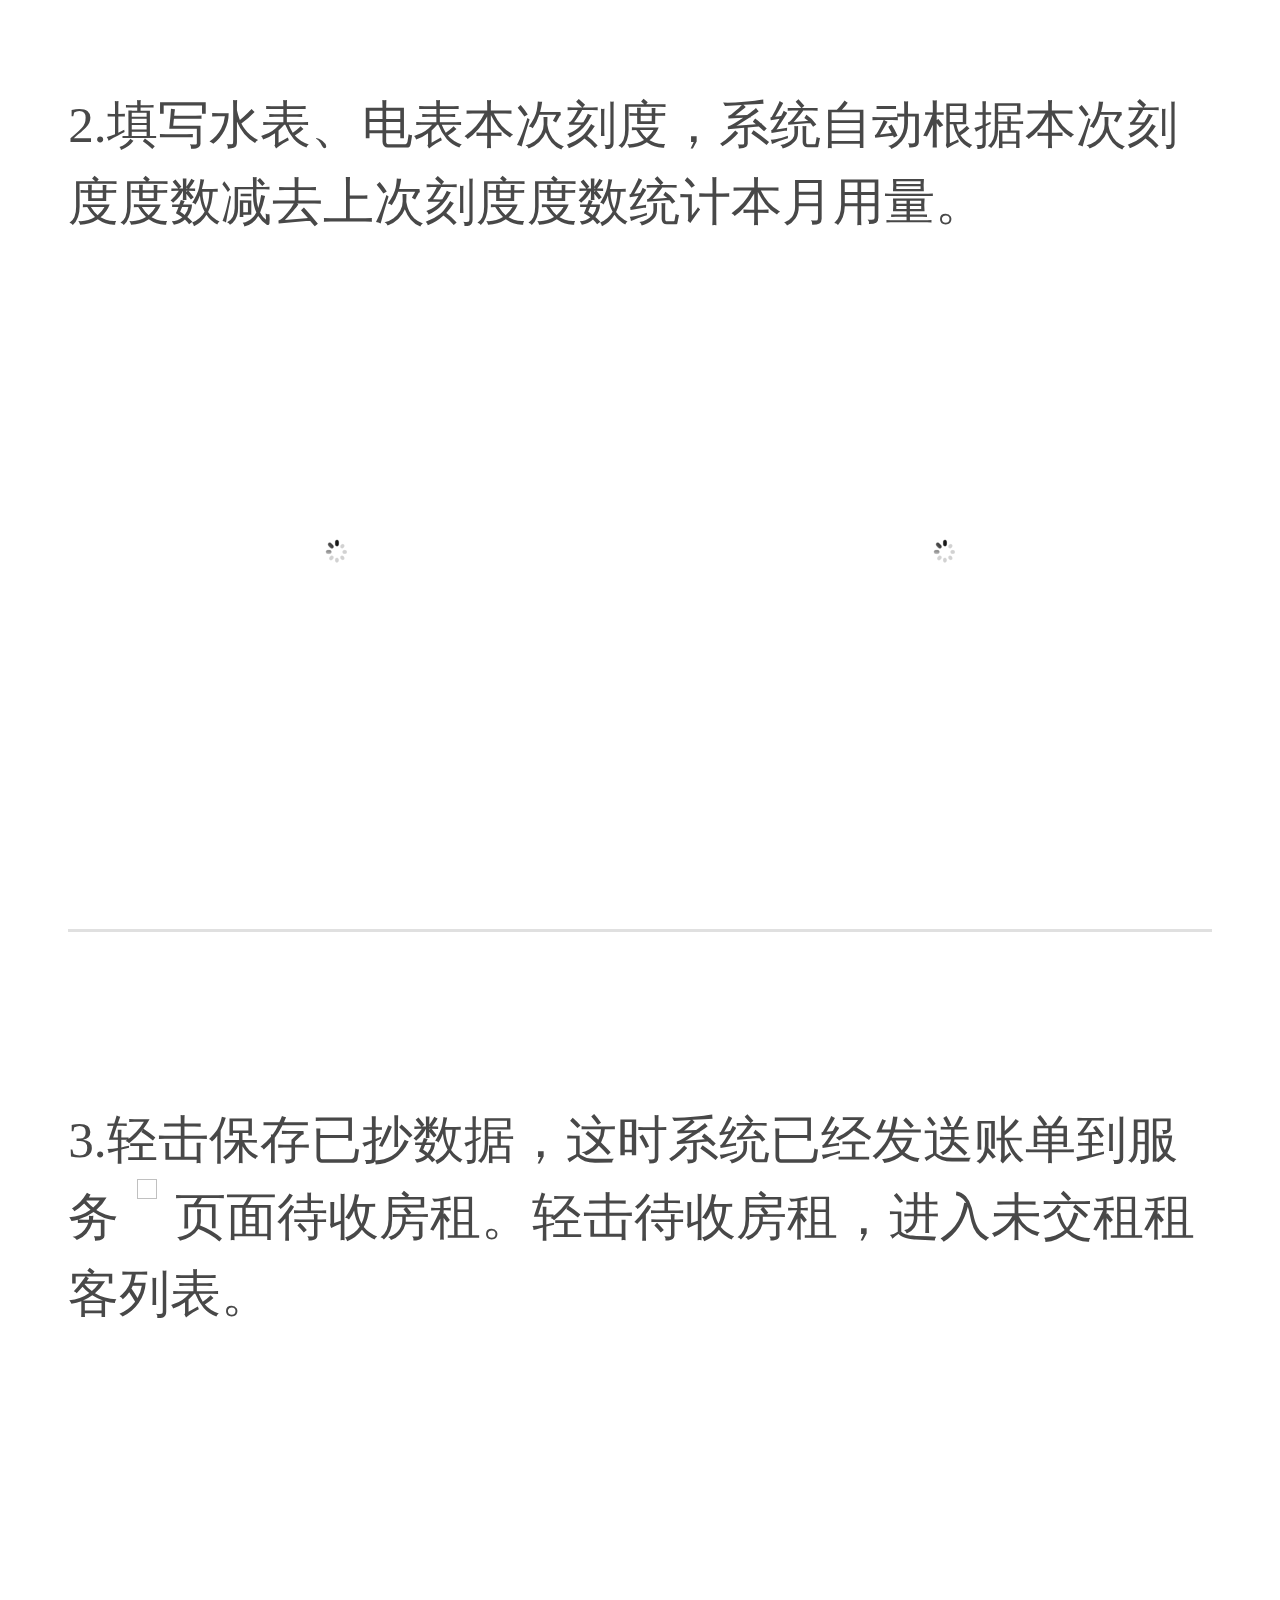
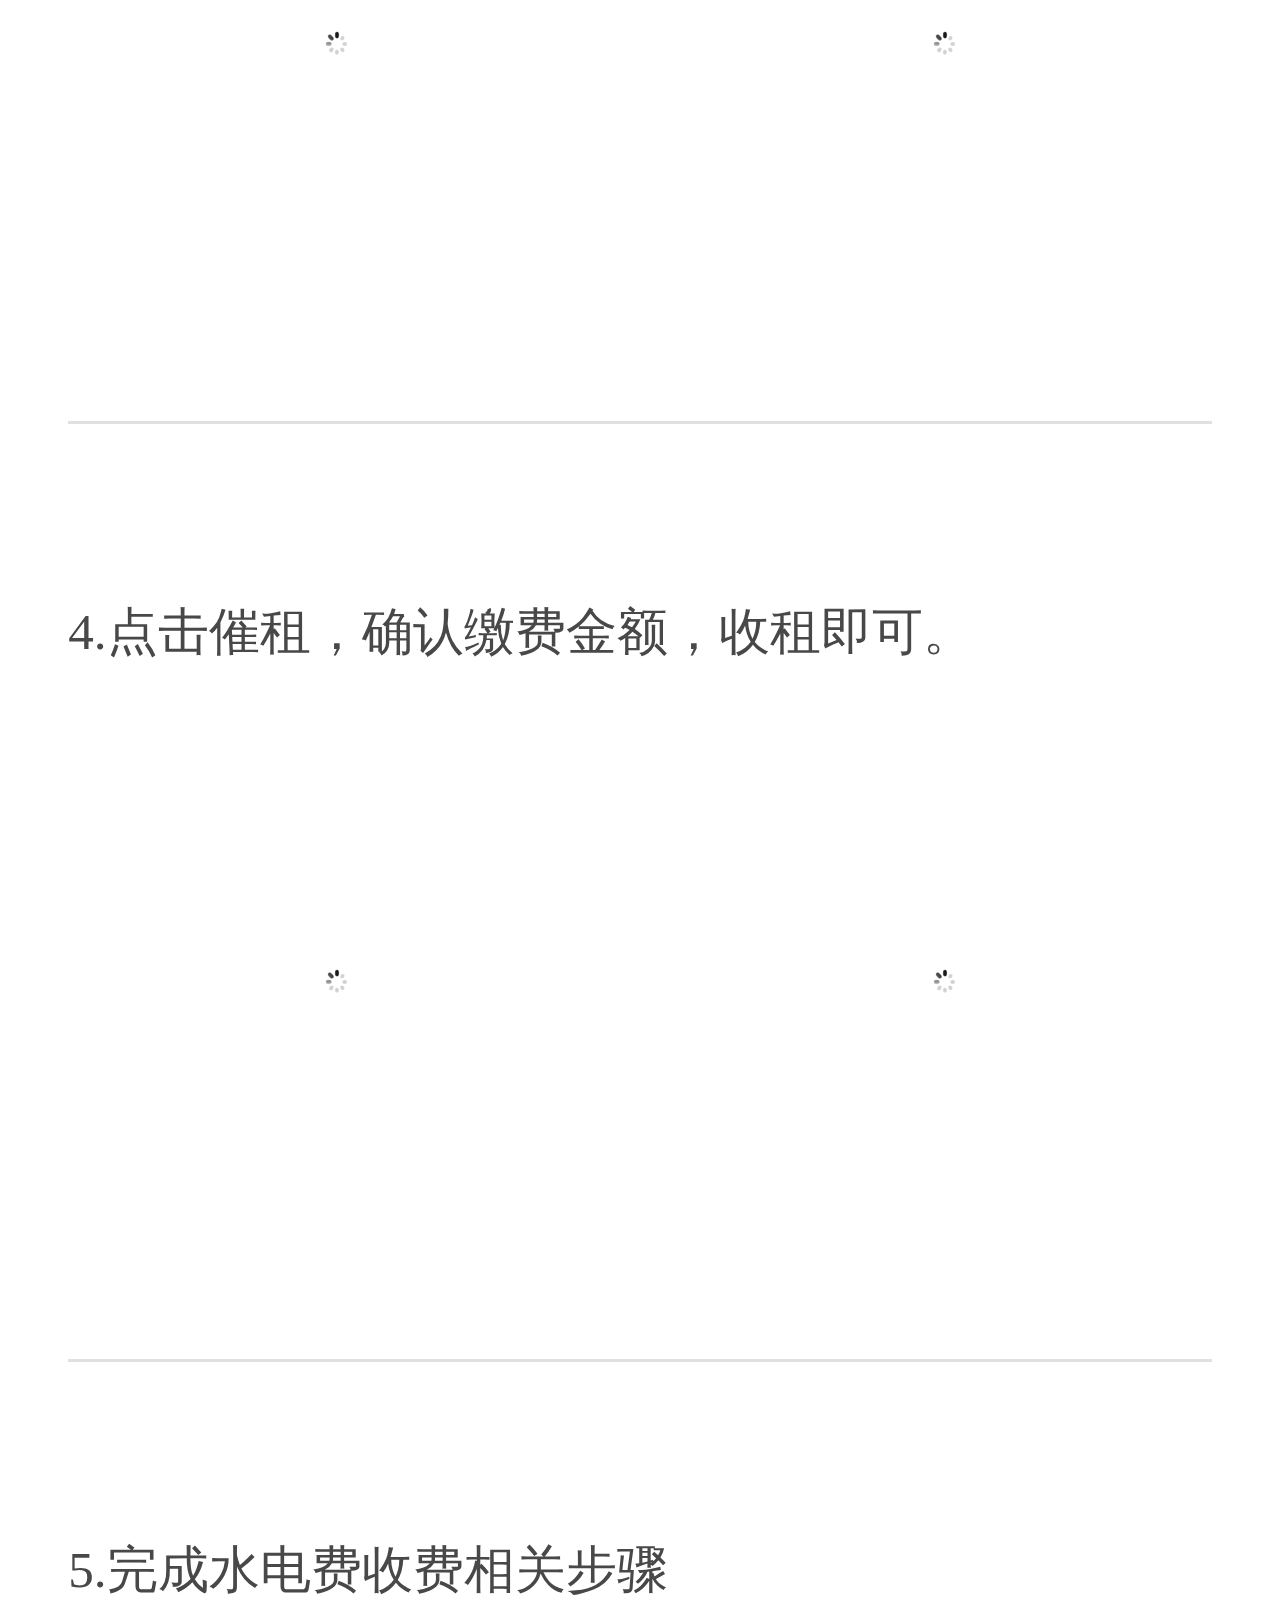
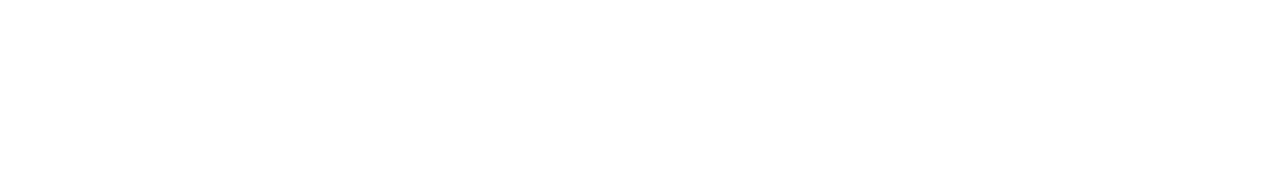
<file: help-waterelectric.html>
<!DOCTYPE html>
<html lang="en">

<head>
    <meta charset="UTF-8">
    <meta name="viewport" content="width=device-width,initial-scale=1,minimum-scale=1,maximum-scale=1,user-scalable=no" />
    <meta http-equiv="X-UA-Compatible" content="ie=edge">
    <link href="css/reset.css" rel="stylesheet" type="text/css" />
    <link href="css/help.css" rel="stylesheet" type="text/css" />
    <script src="js/echo.min.js"></script>
    <script src="js/fontsize.js"></script>
    <title>帮助-水电费生成</title>
</head>

<body>
    <div class="container">
        <div class="title-wrapper">
            <p class="info-title">每月水电费如何生成</p>
            <p class="info-content">水电费和房费分开计算，每月到自动缴费日先行计算房费，水电费待房东手动统计再算给房客。</p>
        </div>
        <div class="user-item">
            <p>1.确保您使用的是37°社区应用的房东模式。在菜单栏轻点服务图标
                <img data-echo="imges/help/fuwu.png" style="vertical-align: top;margin: 0 5px;" width="20" height="20" />，然后轻点添加房源</p>
            <div class="item-images">
                <img data-echo="imges/help/waterelectric/1.1.png" class="lazy" src="imges/blank.gif" />
                <img data-echo="imges/help/waterelectric/1.2.png" class="lazy" src="imges/blank.gif" />
            </div>
        </div>
        <div class="user-item">
            <p>2.填写水表、电表本次刻度，系统自动根据本次刻度度数减去上次刻度度数统计本月用量。</p>
            <div class="item-images">
                <img data-echo="imges/help/waterelectric/2.1.png" class="lazy" src="imges/blank.gif" />
                <img data-echo="imges/help/waterelectric/2.2.png" class="lazy" src="imges/blank.gif" />
            </div>
        </div>
        <div class="user-item">
            <p>3.轻击保存已抄数据，这时系统已经发送账单到服务
                <img data-echo="imges/help/fuwu.png" style="vertical-align: top;margin: 0 5px;" width="20" height="20" /> 页面待收房租。轻击待收房租，进入未交租租客列表。
            </p>
            <div class="item-images">
                <img data-echo="imges/help/waterelectric/3.1.png" class="lazy" src="imges/blank.gif" />
                <img data-echo="imges/help/waterelectric/3.2.png" class="lazy" src="imges/blank.gif" />
            </div>
        </div>
        <div class="user-item">
            <p>4.点击催租，确认缴费金额，收租即可。</p>
            <div class="item-images">
                <img data-echo="imges/help/waterelectric/4.1.png" class="lazy" src="imges/blank.gif" />
                <img data-echo="imges/help/waterelectric/4.2.png" class="lazy" src="imges/blank.gif" />
            </div>
        </div>
        <div class="user-item">
            <p>5.完成水电费收费相关步骤</p>
        </div>
    </div>
</body>
<script>
        Echo.init({
        offset: 0,//离可视区域多少像素的图片可以被加载
        throttle: 0 //图片延时多少毫秒加载
    }); 
    </script>
</html>
</file>
<file: css/index.css>
html{
    height: 100%;
    background-color: #fff;
}
body{
    height: 100%;
}
.index-box{
    width: 100%;
    background: url("../imges/background.png") no-repeat;
    background-size: 100% ;
}
.opcity-box{
    width: 100%;
    height: 8.40rem;
    z-index: 10;
    background-color: rgba(0, 0, 0, .2);
}
.logo-wrapper{
    padding-top: 1.34rem;
    text-align: center;
    padding-bottom: .54rem;
    border-bottom: .06rem solid rgba(255, 255, 255, .3); 
} 
 .logo-wrapper img{
     /* background-color: #fff; */

    /* width: 1.16rem;
    height: 1.76rem; */
    width: 1rem;
    height: 1.74rem;
}
.title-wrapper{
    /* background-color: red; */
    margin-top: .32rem;
    text-align: center;
    color: #fff;
}
.title-wrapper .title-languger{
    height: .5rem;
    line-height: .5rem;
    
    /* font-family: "KaiGenGothicSC-Light"; */
    font-size: .34rem;
    /* color: #000; */

    font-weight: 700;
}
.titleimage-wrapper{
    margin-top: 2.34rem;
    position: relative;
    width: 100%;
    height: 4.7rem;
    background: url("../imges/hu.png") no-repeat;
    background-size: 100%;
    display: flex;
    flex-direction: column;
    align-items: center;
    justify-content: center;
    
}
.waper-box{
    position: absolute;
    top: -1rem;
    width: 2rem;
    height: 2rem;
    border: .06rem solid #fff;
    border-radius: 50%;
    box-shadow: #c5c5c5 0 2px 10px;
    display: flex;
    justify-content: center;
    align-items: center;
}
.image-wrapper{
    width: 1.7rem;
    height: 1.7rem;
    border-radius: 50%;
    border: .04rem solid rgb(255, 255, 255);
    box-shadow: #e2e2e2 0 2px 10px;
    
}
.image-wrapper img{

    width: 100%;
    height: 100%;
    border-radius: 50%;
}
.name-wrapper{
    margin-top: 1rem;
    text-align: center;
}
.username{
    display: block;
    height: 1.02rem;
    line-height: 1.02rem;
    font-size: .34rem;
    font-weight: 700;
    color: #484848;
    
}
.placetext{
    display: block;
    font-size: .3rem;
    color: #484848;
}
.btn-wrapper{
    margin-top: 1rem;
    width: 100%;
    text-align: center;
}
.down-btn{
    border: 1px solid transparent;
    outline: none;
    border: 0;
    border-radius: .44rem;
    width: 2.7rem;
    height: .88rem;
    background-color: #f7d01f;
    font-size: .32rem;
    color: #fff;
}
.down-btn:active{
    opacity: .5;
}
</file>
<file: css/help.css>
.container{
    box-sizing: border-box;
    width: 100%;
    padding: 0 .4rem;
    font-size: .3rem;
    margin-bottom: 1rem;
}
.title-wrapper{
    margin-top: .7rem;
    margin-bottom: .2rem;
}
.info-title{
    font-size: .54rem;
    color: #484848;
    font-weight: 700;
}
.info-content{
    margin-top: .8rem;
    font-size: .3rem;
    color: #484848;
    line-height: .45rem;
}
.user-item{
    margin-top: 1rem;
    font-size: .3rem;
    color: #484848;
    line-height: .45rem;
}
.item-images{
    display: flex;
    justify-content: space-between;
    margin-top: .4rem;
    padding-bottom: .78rem;
    border-bottom: .02rem solid #e0e0e0;

}
.item-images img{
    width: 3.14rem;
    height: 2.85rem;
    background: url("../imges/loading.gif") 50% no-repeat;
    /* width:  */
}
</file>
